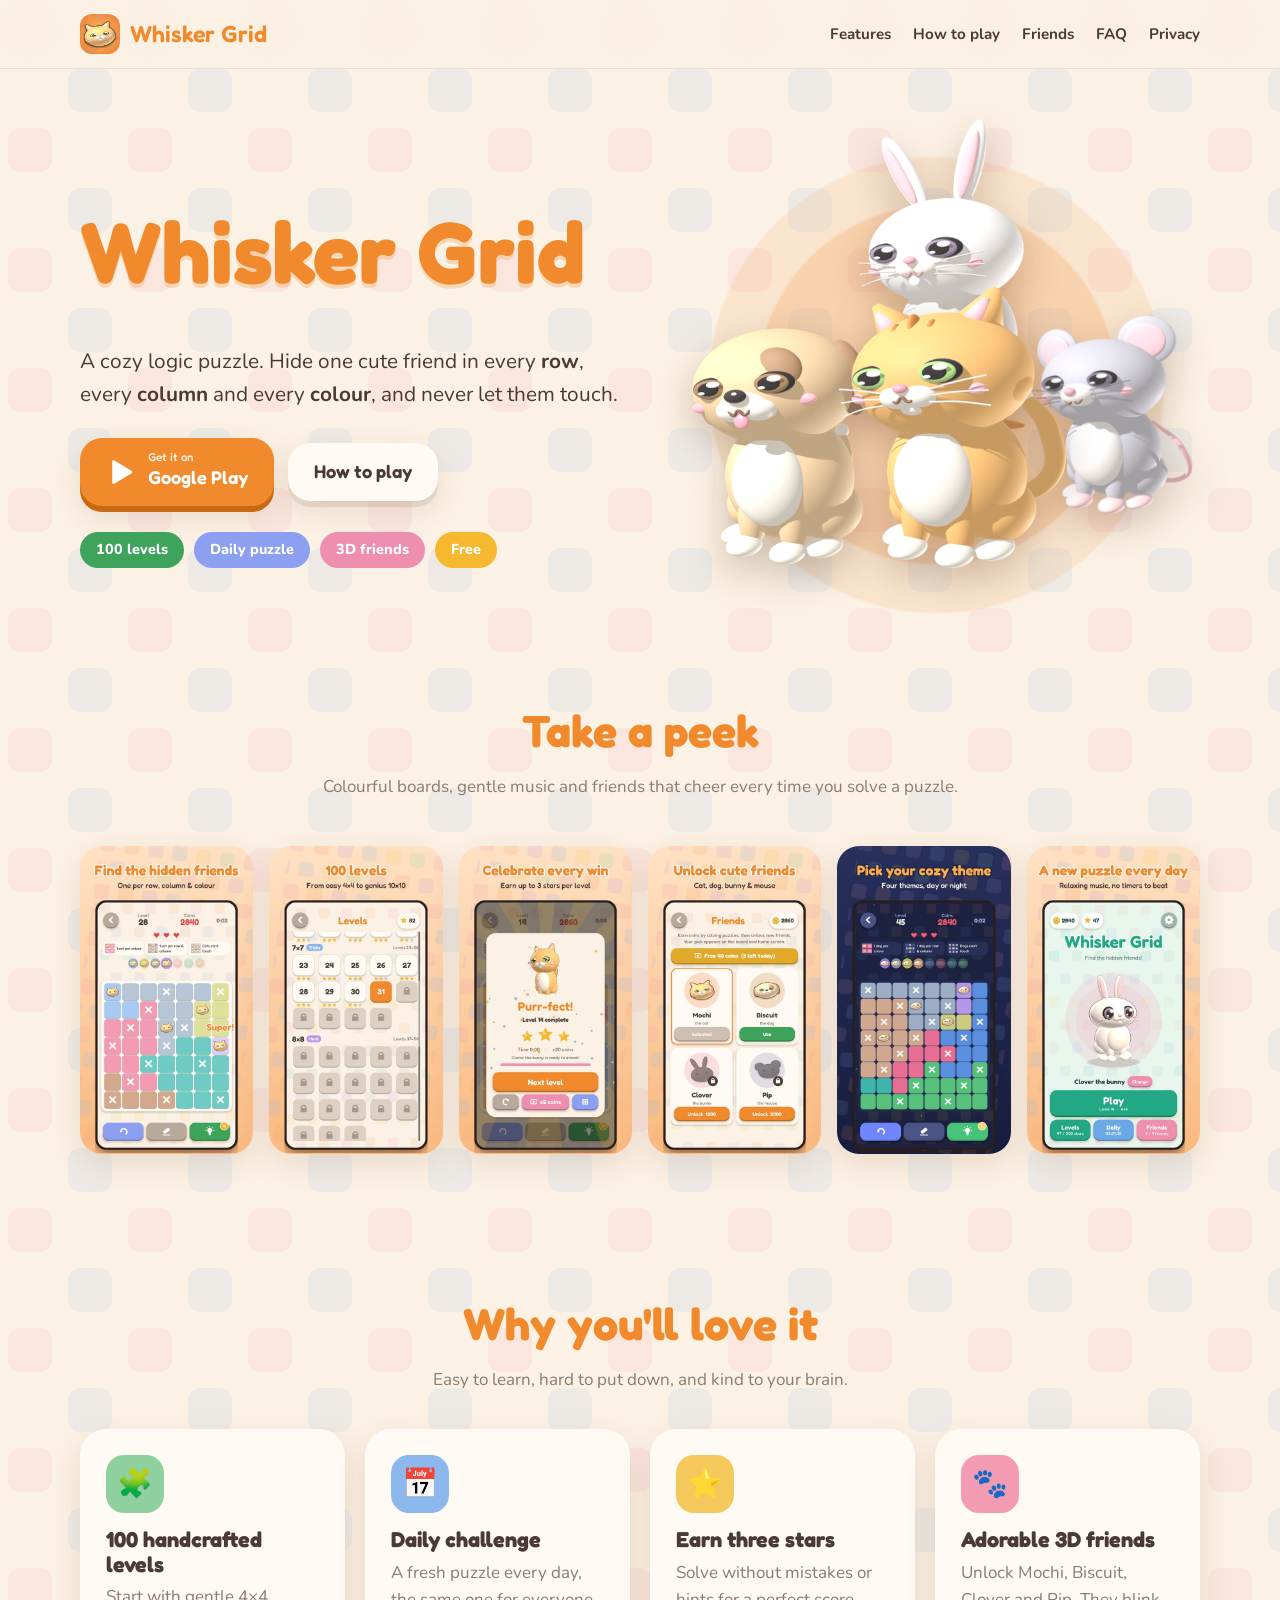
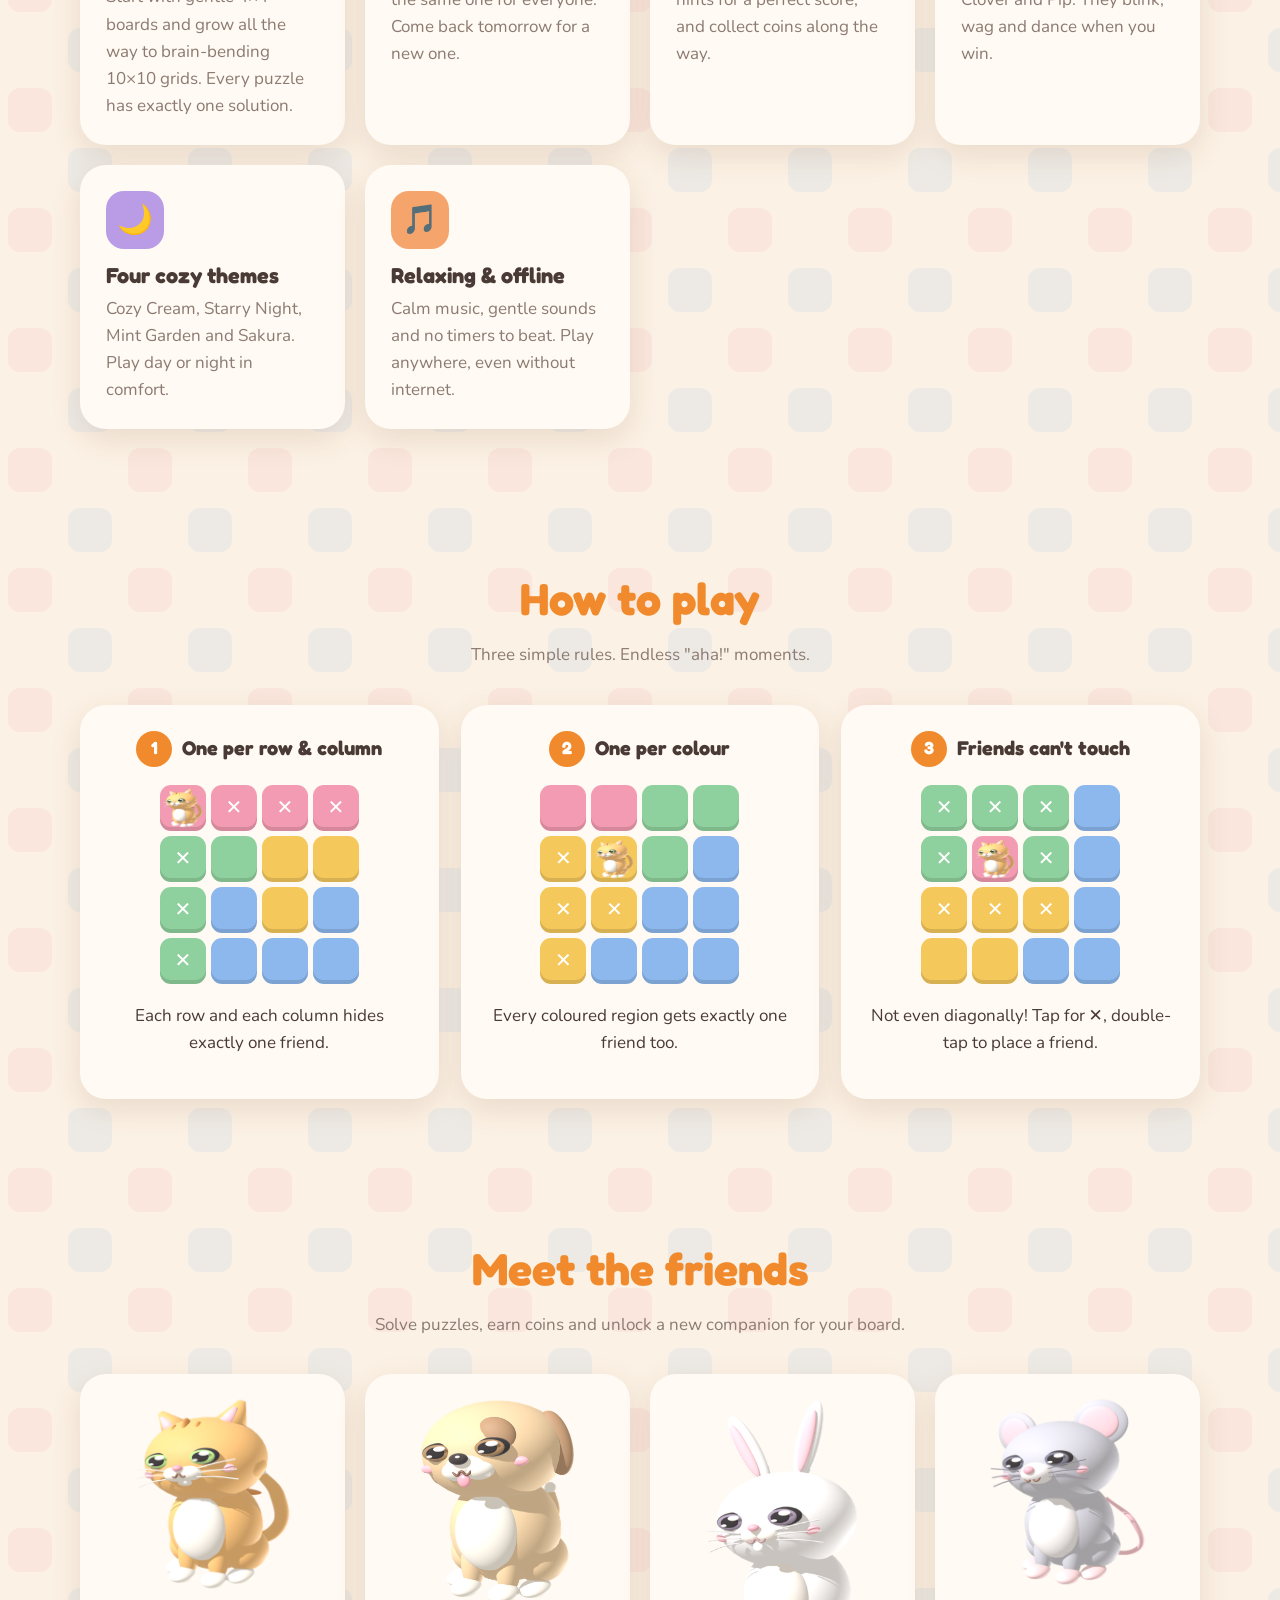
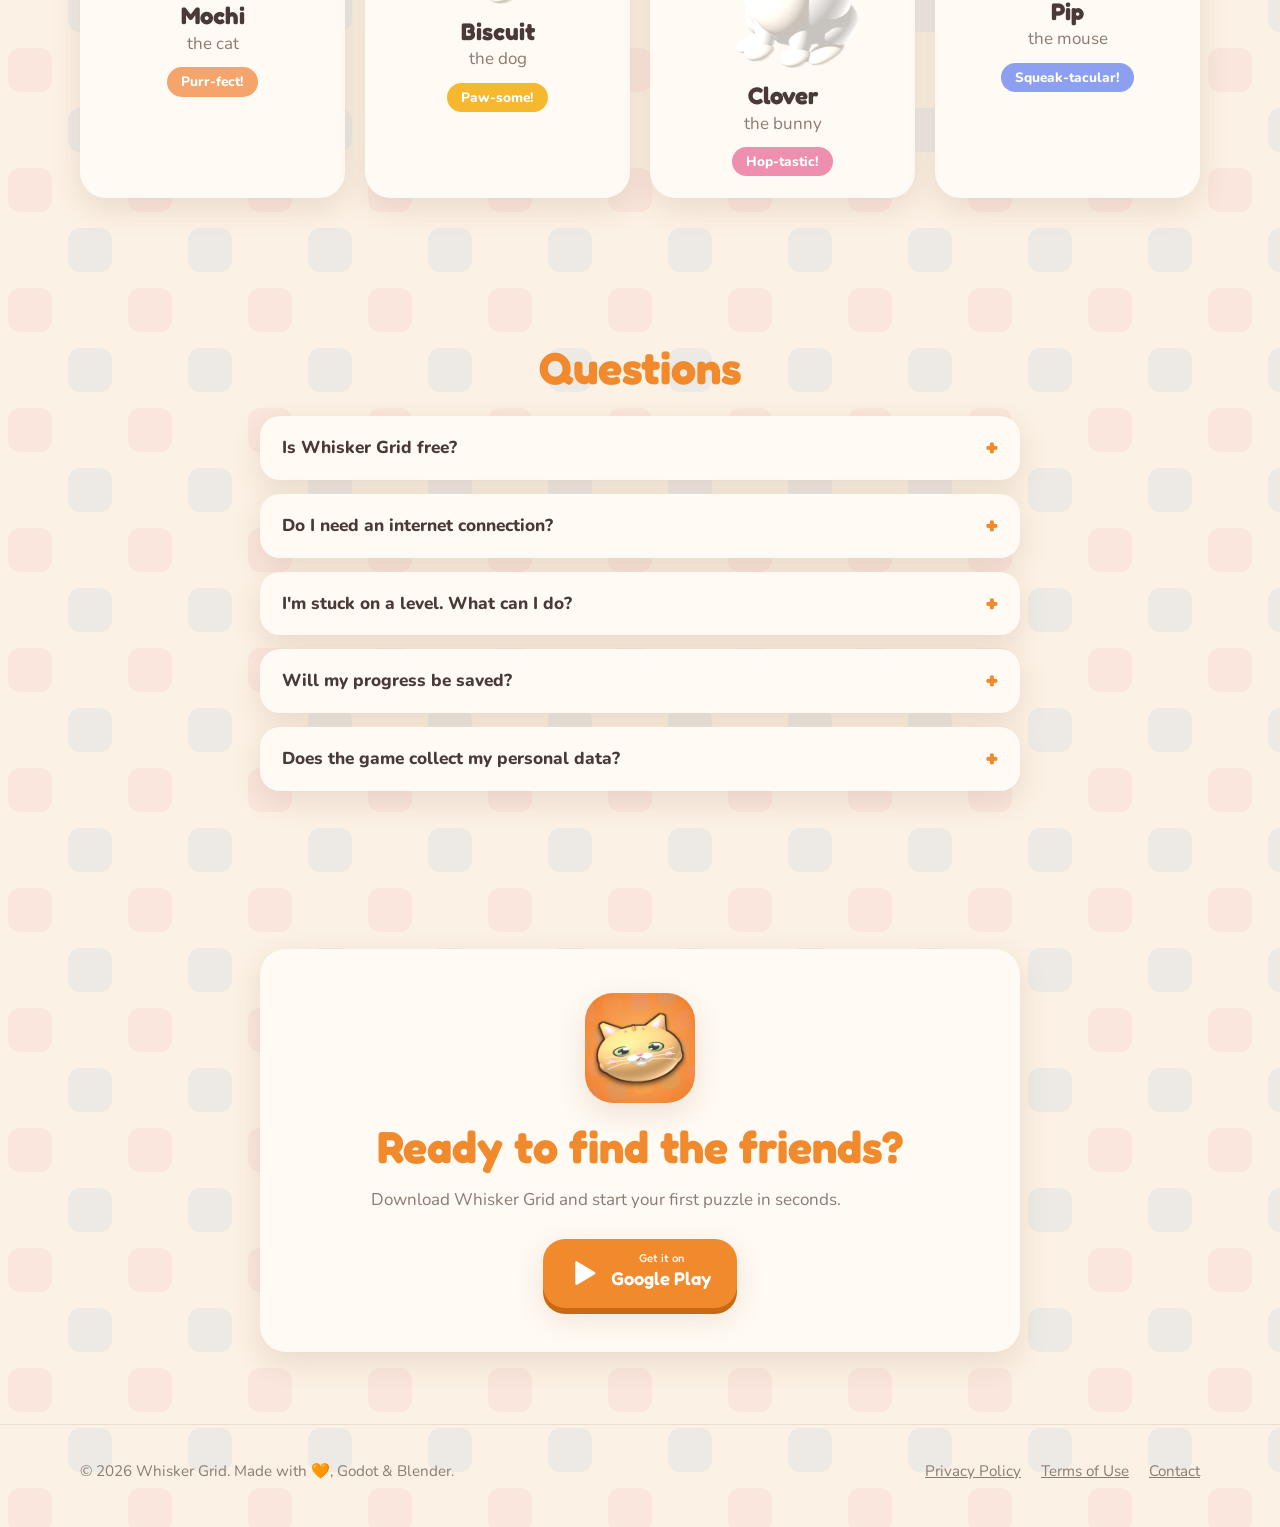
<file: docs/index.html>
<!doctype html>
<html lang="en">
<head>
<meta charset="utf-8">
<meta name="viewport" content="width=device-width, initial-scale=1">
<title>Whisker Grid – Cozy Logic Puzzle</title>
<meta name="description" content="Whisker Grid is a cozy logic puzzle game: hide one cute friend in every row, column and colour. 100 levels, a daily challenge and adorable 3D animals.">
<meta name="theme-color" content="#fbf1e4">
<link rel="icon" type="image/png" href="assets/favicon.png">
<link rel="apple-touch-icon" href="assets/apple-touch-icon.png">
<meta property="og:type" content="website">
<meta property="og:title" content="Whisker Grid – Cozy Logic Puzzle">
<meta property="og:description" content="Hide cute friends on colourful grids. 100 relaxing logic puzzles and a daily challenge.">
<meta property="og:image" content="assets/og-image.jpg">
<meta name="twitter:card" content="summary_large_image">
<link rel="preconnect" href="https://fonts.googleapis.com">
<link rel="preconnect" href="https://fonts.gstatic.com" crossorigin>
<link href="https://fonts.googleapis.com/css2?family=Fredoka:wght@500;600;700&family=Nunito:wght@500;700;800&display=swap" rel="stylesheet">
<link rel="stylesheet" href="assets/style.css">
</head>
<body>

<header class="nav">
  <div class="wrap">
    <a class="brand" href="#top"><img src="assets/icon.png" alt="">Whisker Grid</a>
    <nav>
      <a href="#features">Features</a>
      <a href="#how">How to play</a>
      <a href="#friends">Friends</a>
      <a href="#faq">FAQ</a>
      <a class="keep" href="privacy.html">Privacy</a>
    </nav>
  </div>
</header>

<main id="top">
  <!-- HERO -->
  <section class="hero">
    <div class="wrap">
      <div>
        <h1>Whisker Grid</h1>
        <p class="tag">A cozy logic puzzle. Hide one cute friend in every <b>row</b>, every <b>column</b> and every <b>colour</b>, and never let them touch.</p>
        <div class="cta">
          <!-- This link works as soon as the app is live on Google Play -->
          <a class="btn play-link" href="https://play.google.com/store/apps/details?id=com.whiskergrid.puzzle">
            <svg viewBox="0 0 24 24" aria-hidden="true"><path fill="currentColor" d="M5 3.6v16.8c0 .8.9 1.3 1.6.9l14-8.4c.7-.4.7-1.4 0-1.8l-14-8.4C5.9 2.3 5 2.8 5 3.6z"/></svg>
            <span><small>Get it on</small><span class="big">Google Play</span></span>
          </a>
          <a class="btn ghost" href="#how">How to play</a>
        </div>
        <ul class="pills">
          <li>100 levels</li><li>Daily puzzle</li><li>3D friends</li><li>Free</li>
        </ul>
      </div>
      <div class="stage" aria-hidden="true">
        <img class="f-bunny" src="assets/friends/bunny.png" alt="">
        <img class="f-dog" src="assets/friends/dog.png" alt="">
        <img class="f-mouse" src="assets/friends/mouse.png" alt="">
        <img class="f-cat" src="assets/friends/cat.png" alt="">
      </div>
    </div>
  </section>

  <!-- SCREENSHOTS -->
  <section style="padding-top:20px">
    <div class="wrap">
      <h2>Take a peek</h2>
      <p class="lead">Colourful boards, gentle music and friends that cheer every time you solve a puzzle.</p>
      <div class="shots">
        <img src="assets/shots/1_board.jpg" alt="Solving a colourful puzzle board" loading="lazy" width="540" height="960">
        <img src="assets/shots/2_levels.jpg" alt="Levels map with stars" loading="lazy" width="540" height="960">
        <img src="assets/shots/3_win.jpg" alt="Level complete celebration" loading="lazy" width="540" height="960">
        <img src="assets/shots/4_friends.jpg" alt="Unlock new friends" loading="lazy" width="540" height="960">
        <img src="assets/shots/5_night.jpg" alt="Starry Night theme" loading="lazy" width="540" height="960">
        <img src="assets/shots/6_home.jpg" alt="Home screen with Clover the bunny" loading="lazy" width="540" height="960">
      </div>
    </div>
  </section>

  <!-- FEATURES -->
  <section id="features">
    <div class="wrap">
      <h2>Why you'll love it</h2>
      <p class="lead">Easy to learn, hard to put down, and kind to your brain.</p>
      <div class="grid">
        <div class="card"><div class="ico" style="background:var(--t2)">🧩</div><h3>100 handcrafted levels</h3><p>Start with gentle 4×4 boards and grow all the way to brain-bending 10×10 grids. Every puzzle has exactly one solution.</p></div>
        <div class="card"><div class="ico" style="background:var(--t4)">📅</div><h3>Daily challenge</h3><p>A fresh puzzle every day, the same one for everyone. Come back tomorrow for a new one.</p></div>
        <div class="card"><div class="ico" style="background:var(--t3)">⭐</div><h3>Earn three stars</h3><p>Solve without mistakes or hints for a perfect score, and collect coins along the way.</p></div>
        <div class="card"><div class="ico" style="background:var(--t1)">🐾</div><h3>Adorable 3D friends</h3><p>Unlock Mochi, Biscuit, Clover and Pip. They blink, wag and dance when you win.</p></div>
        <div class="card"><div class="ico" style="background:var(--t5)">🌙</div><h3>Four cozy themes</h3><p>Cozy Cream, Starry Night, Mint Garden and Sakura. Play day or night in comfort.</p></div>
        <div class="card"><div class="ico" style="background:var(--t6)">🎵</div><h3>Relaxing &amp; offline</h3><p>Calm music, gentle sounds and no timers to beat. Play anywhere, even without internet.</p></div>
      </div>
    </div>
  </section>

  <!-- HOW TO PLAY -->
  <section id="how">
    <div class="wrap">
      <h2>How to play</h2>
      <p class="lead">Three simple rules. Endless "aha!" moments.</p>
      <div class="steps">
        <div class="step">
          <h3>One per row &amp; column</h3>
          <div class="mini">
            <span class="c1"><img src="assets/friends/cat.png" alt=""></span><span class="c1">✕</span><span class="c1">✕</span><span class="c1">✕</span>
            <span class="c2">✕</span><span class="c2"></span><span class="c3"></span><span class="c3"></span>
            <span class="c2">✕</span><span class="c4"></span><span class="c3"></span><span class="c4"></span>
            <span class="c2">✕</span><span class="c4"></span><span class="c4"></span><span class="c4"></span>
          </div>
          <p>Each row and each column hides exactly one friend.</p>
        </div>
        <div class="step">
          <h3>One per colour</h3>
          <div class="mini">
            <span class="c1"></span><span class="c1"></span><span class="c2"></span><span class="c2"></span>
            <span class="c3">✕</span><span class="c3"><img src="assets/friends/cat.png" alt=""></span><span class="c2"></span><span class="c4"></span>
            <span class="c3">✕</span><span class="c3">✕</span><span class="c4"></span><span class="c4"></span>
            <span class="c3">✕</span><span class="c4"></span><span class="c4"></span><span class="c4"></span>
          </div>
          <p>Every coloured region gets exactly one friend too.</p>
        </div>
        <div class="step">
          <h3>Friends can't touch</h3>
          <div class="mini">
            <span class="c2">✕</span><span class="c2">✕</span><span class="c2">✕</span><span class="c4"></span>
            <span class="c2">✕</span><span class="c1"><img src="assets/friends/cat.png" alt=""></span><span class="c2">✕</span><span class="c4"></span>
            <span class="c3">✕</span><span class="c3">✕</span><span class="c3">✕</span><span class="c4"></span>
            <span class="c3"></span><span class="c3"></span><span class="c4"></span><span class="c4"></span>
          </div>
          <p>Not even diagonally! Tap for ✕, double-tap to place a friend.</p>
        </div>
      </div>
    </div>
  </section>

  <!-- FRIENDS -->
  <section id="friends">
    <div class="wrap">
      <h2>Meet the friends</h2>
      <p class="lead">Solve puzzles, earn coins and unlock a new companion for your board.</p>
      <div class="friends">
        <div class="friend"><img src="assets/friends/cat.png" alt="Mochi the cat"><h3>Mochi</h3><p>the cat</p><span class="tagline" style="background:var(--t6)">Purr-fect!</span></div>
        <div class="friend"><img src="assets/friends/dog.png" alt="Biscuit the dog"><h3>Biscuit</h3><p>the dog</p><span class="tagline" style="background:var(--gold)">Paw-some!</span></div>
        <div class="friend"><img src="assets/friends/bunny.png" alt="Clover the bunny"><h3>Clover</h3><p>the bunny</p><span class="tagline" style="background:var(--pink)">Hop-tastic!</span></div>
        <div class="friend"><img src="assets/friends/mouse.png" alt="Pip the mouse"><h3>Pip</h3><p>the mouse</p><span class="tagline" style="background:var(--blue)">Squeak-tacular!</span></div>
      </div>
    </div>
  </section>

  <!-- FAQ -->
  <section id="faq">
    <div class="wrap">
      <h2>Questions</h2>
      <details><summary>Is Whisker Grid free?</summary><p>Yes! The whole game is free to play. It's supported by ads, and most of them are optional videos you choose to watch for a bonus, like a hint or double coins.</p></details>
      <details><summary>Do I need an internet connection?</summary><p>No. You can play every level offline. An internet connection is only needed to load optional reward videos.</p></details>
      <details><summary>I'm stuck on a level. What can I do?</summary><p>Mark cells that can't hold a friend with ✕. Look for colours or rows with only one free cell left. If you're still stuck, use a hint.</p></details>
      <details><summary>Will my progress be saved?</summary><p>Yes. Your levels, stars, coins and friends are saved on your phone automatically. Uninstalling the game removes them.</p></details>
      <details><summary>Does the game collect my personal data?</summary><p>We don't ask for any personal information and there's no account. Our ad partner, Google AdMob, may use device identifiers to show ads. See our <a href="privacy.html">privacy policy</a>.</p></details>
    </div>
  </section>

  <!-- FINAL CTA -->
  <section class="final">
    <div class="wrap">
      <div class="card">
        <img src="assets/icon.png" alt="Whisker Grid app icon">
        <h2 style="margin-bottom:.3em">Ready to find the friends?</h2>
        <p class="lead" style="margin-bottom:26px">Download Whisker Grid and start your first puzzle in seconds.</p>
        <a class="btn play-link" href="https://play.google.com/store/apps/details?id=com.whiskergrid.puzzle">
          <svg viewBox="0 0 24 24" aria-hidden="true"><path fill="currentColor" d="M5 3.6v16.8c0 .8.9 1.3 1.6.9l14-8.4c.7-.4.7-1.4 0-1.8l-14-8.4C5.9 2.3 5 2.8 5 3.6z"/></svg>
          <span><small>Get it on</small><span class="big">Google Play</span></span>
        </a>
      </div>
    </div>
  </section>
</main>

<footer>
  <div class="wrap">
    <span>© <span id="yr">2026</span> Whisker Grid. Made with 🧡, Godot &amp; Blender.</span>
    <nav>
      <a href="privacy.html">Privacy Policy</a>
      <a href="terms.html">Terms of Use</a>
      <a href="mailto:rahulverma281202@gmail.com">Contact</a>
    </nav>
  </div>
</footer>
<script>document.getElementById("yr").textContent = new Date().getFullYear();</script>
</body>
</html>
</file>
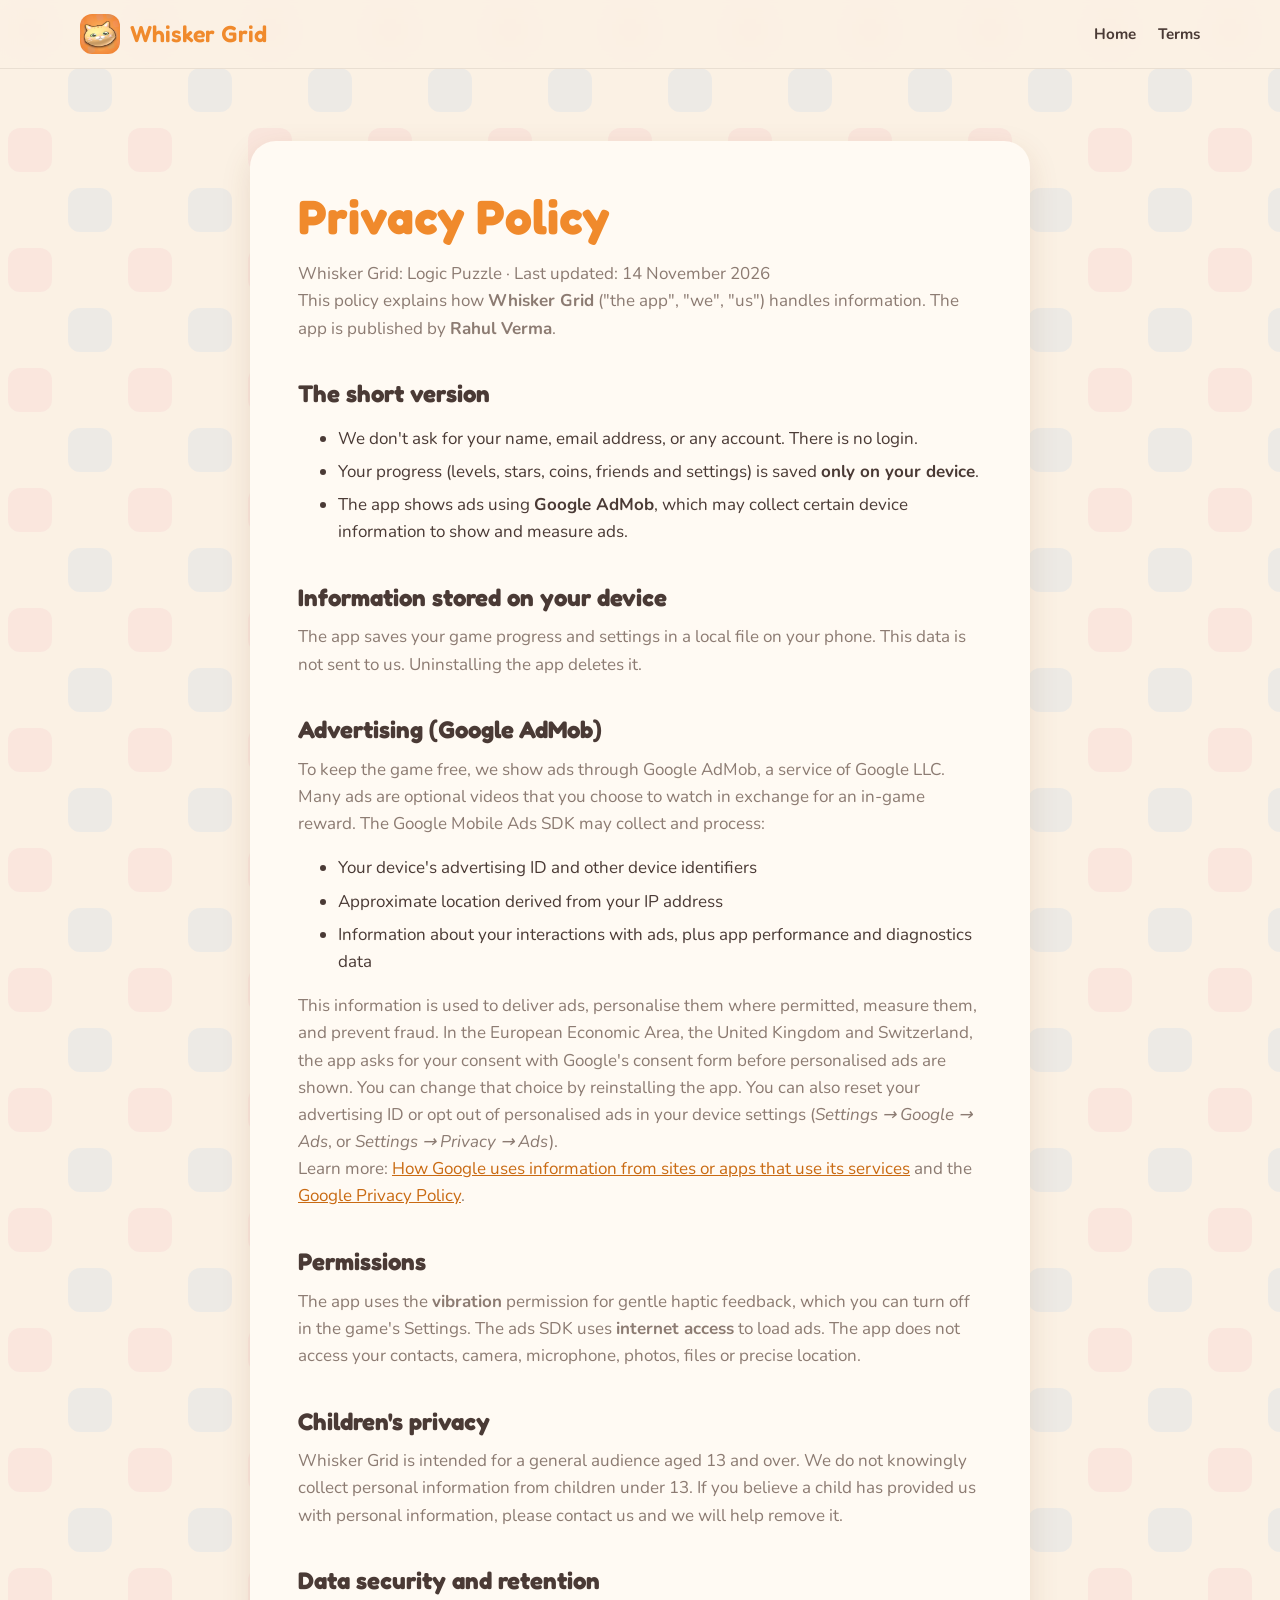
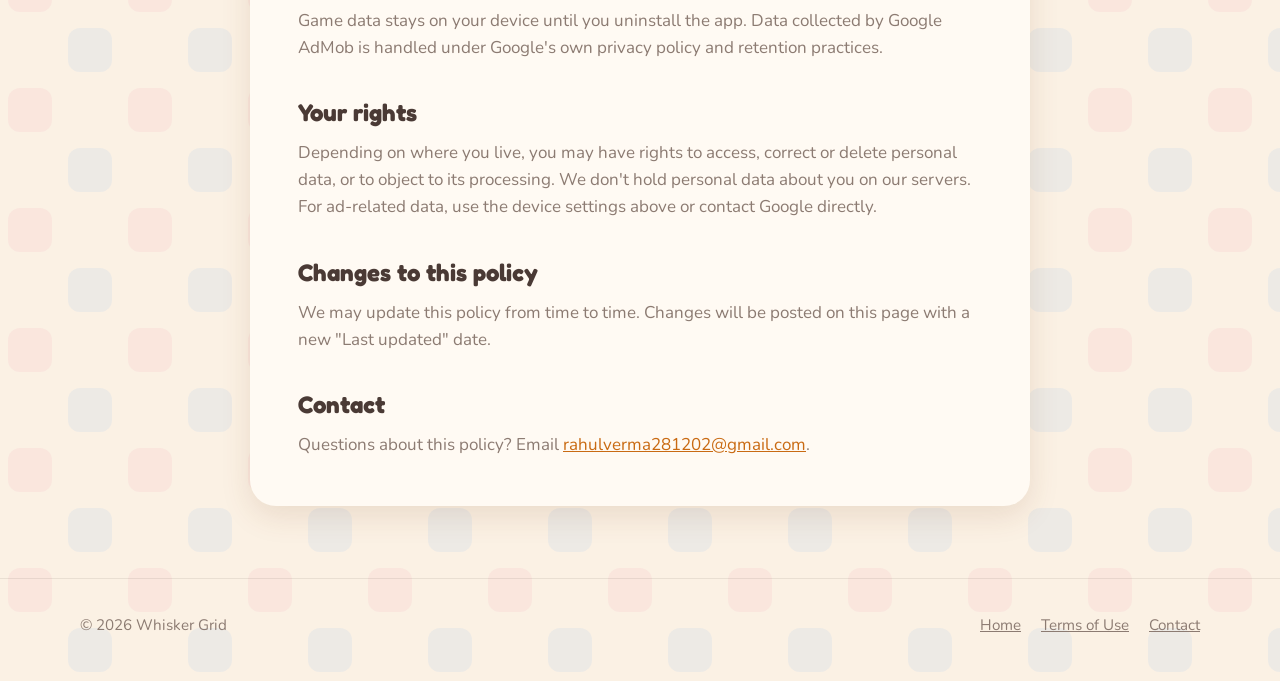
<file: docs/privacy.html>
<!doctype html>
<html lang="en">
<head>
<meta charset="utf-8">
<meta name="viewport" content="width=device-width, initial-scale=1">
<title>Privacy Policy – Whisker Grid</title>
<meta name="description" content="Privacy policy for the Whisker Grid puzzle game.">
<meta name="theme-color" content="#fbf1e4">
<link rel="icon" type="image/png" href="assets/favicon.png">
<link rel="preconnect" href="https://fonts.googleapis.com">
<link rel="preconnect" href="https://fonts.gstatic.com" crossorigin>
<link href="https://fonts.googleapis.com/css2?family=Fredoka:wght@500;600;700&family=Nunito:wght@500;700;800&display=swap" rel="stylesheet">
<link rel="stylesheet" href="assets/style.css">
</head>
<body>
<header class="nav">
  <div class="wrap">
    <a class="brand" href="index.html"><img src="assets/icon.png" alt="">Whisker Grid</a>
    <nav><a class="keep" href="index.html">Home</a><a class="keep" href="terms.html">Terms</a></nav>
  </div>
</header>

<main class="wrap legal">
  <section>
    <div class="card">
      <h1>Privacy Policy</h1>
      <p class="muted">Whisker Grid: Logic Puzzle · Last updated: 14 November 2026</p>

      <p>This policy explains how <strong>Whisker Grid</strong> ("the app", "we", "us") handles information. The app is published by <strong>Rahul Verma</strong>.</p>

      <h2>The short version</h2>
      <ul>
        <li>We don't ask for your name, email address, or any account. There is no login.</li>
        <li>Your progress (levels, stars, coins, friends and settings) is saved <strong>only on your device</strong>.</li>
        <li>The app shows ads using <strong>Google AdMob</strong>, which may collect certain device information to show and measure ads.</li>
      </ul>

      <h2>Information stored on your device</h2>
      <p>The app saves your game progress and settings in a local file on your phone. This data is not sent to us. Uninstalling the app deletes it.</p>

      <h2>Advertising (Google AdMob)</h2>
      <p>To keep the game free, we show ads through Google AdMob, a service of Google LLC. Many ads are optional videos that you choose to watch in exchange for an in-game reward. The Google Mobile Ads SDK may collect and process:</p>
      <ul>
        <li>Your device's advertising ID and other device identifiers</li>
        <li>Approximate location derived from your IP address</li>
        <li>Information about your interactions with ads, plus app performance and diagnostics data</li>
      </ul>
      <p>This information is used to deliver ads, personalise them where permitted, measure them, and prevent fraud. In the European Economic Area, the United Kingdom and Switzerland, the app asks for your consent with Google's consent form before personalised ads are shown. You can change that choice by reinstalling the app. You can also reset your advertising ID or opt out of personalised ads in your device settings (<em>Settings → Google → Ads</em>, or <em>Settings → Privacy → Ads</em>).</p>
      <p>Learn more: <a href="https://policies.google.com/technologies/partner-sites">How Google uses information from sites or apps that use its services</a> and the <a href="https://policies.google.com/privacy">Google Privacy Policy</a>.</p>

      <h2>Permissions</h2>
      <p>The app uses the <strong>vibration</strong> permission for gentle haptic feedback, which you can turn off in the game's Settings. The ads SDK uses <strong>internet access</strong> to load ads. The app does not access your contacts, camera, microphone, photos, files or precise location.</p>

      <h2>Children's privacy</h2>
      <p>Whisker Grid is intended for a general audience aged 13 and over. We do not knowingly collect personal information from children under 13. If you believe a child has provided us with personal information, please contact us and we will help remove it.</p>

      <h2>Data security and retention</h2>
      <p>Game data stays on your device until you uninstall the app. Data collected by Google AdMob is handled under Google's own privacy policy and retention practices.</p>

      <h2>Your rights</h2>
      <p>Depending on where you live, you may have rights to access, correct or delete personal data, or to object to its processing. We don't hold personal data about you on our servers. For ad-related data, use the device settings above or contact Google directly.</p>

      <h2>Changes to this policy</h2>
      <p>We may update this policy from time to time. Changes will be posted on this page with a new "Last updated" date.</p>

      <h2>Contact</h2>
      <p>Questions about this policy? Email <a href="mailto:rahulverma281202@gmail.com">rahulverma281202@gmail.com</a>.</p>
    </div>
  </section>
</main>

<footer>
  <div class="wrap">
    <span>© 2026 Whisker Grid</span>
    <nav><a href="index.html">Home</a><a href="terms.html">Terms of Use</a><a href="mailto:rahulverma281202@gmail.com">Contact</a></nav>
  </div>
</footer>
</body>
</html>
</file>
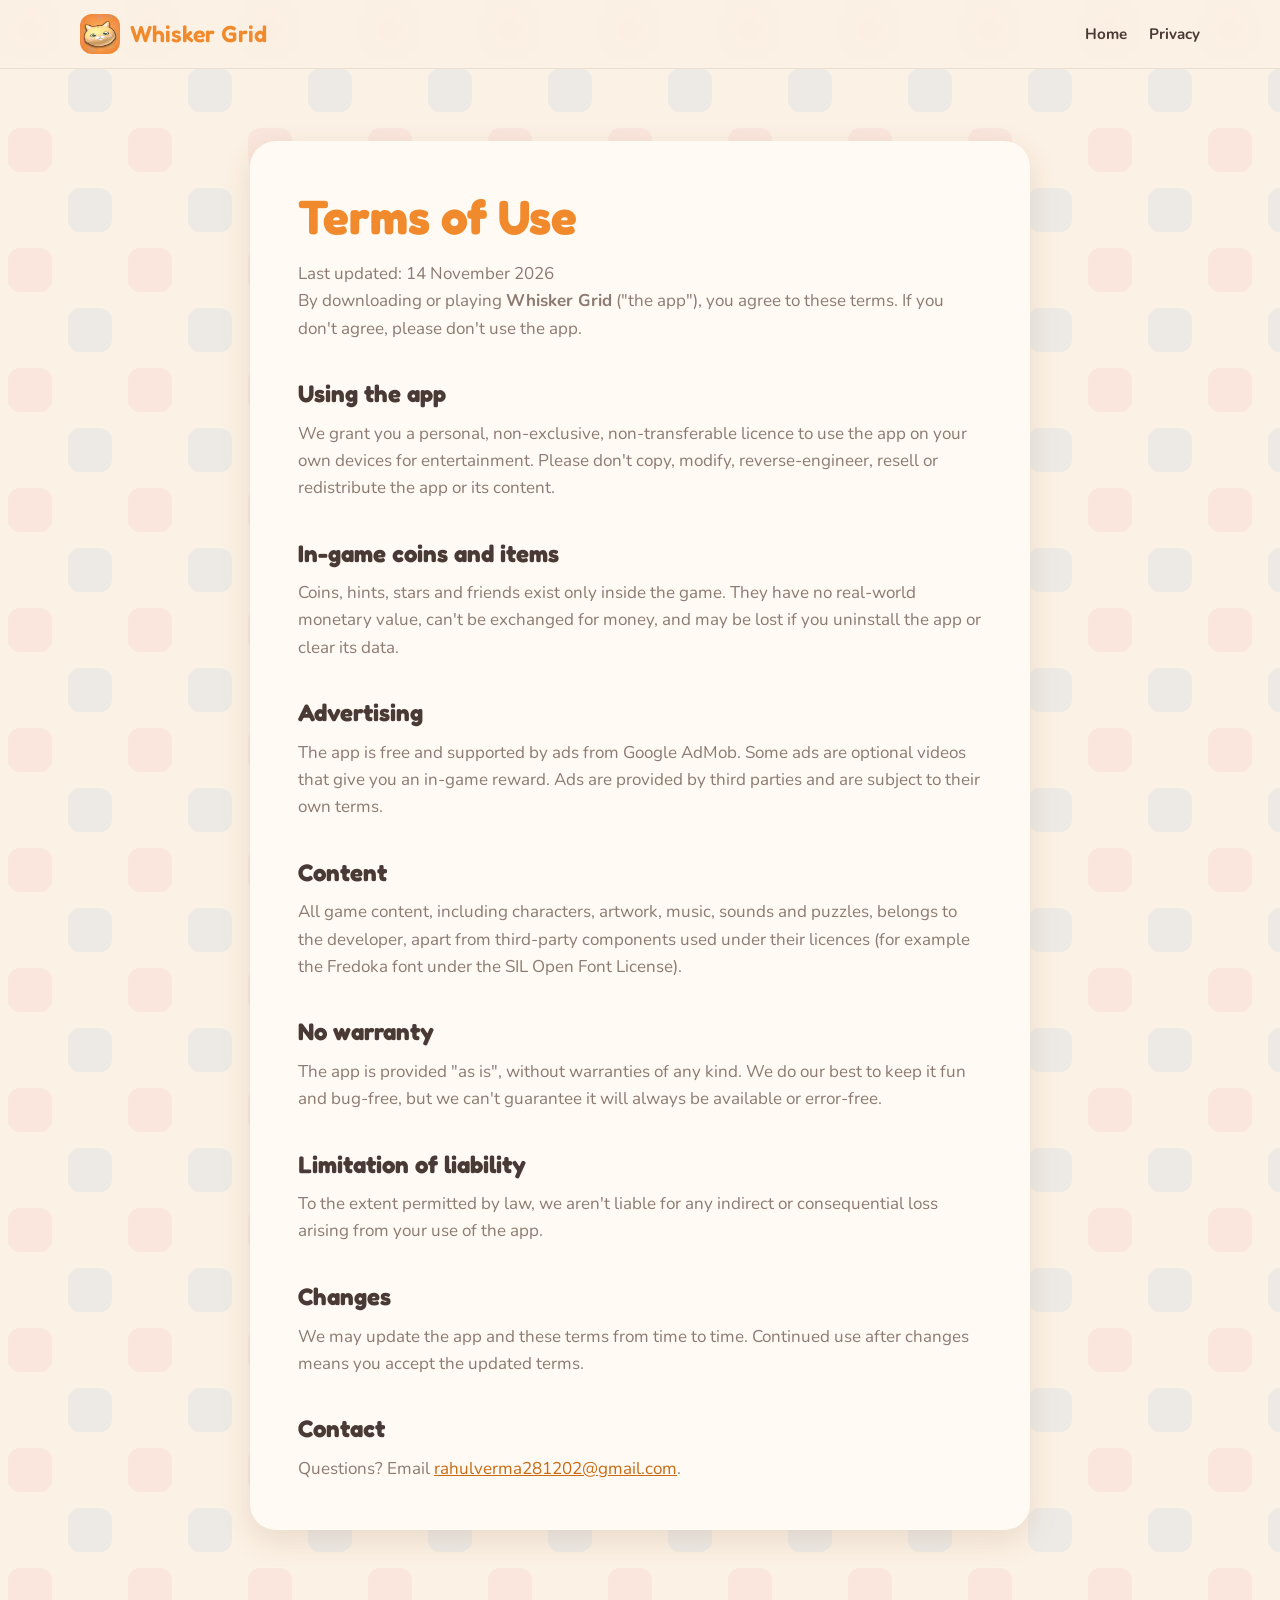
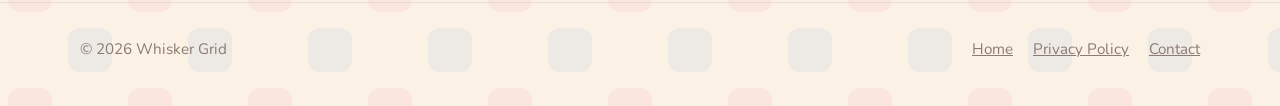
<file: docs/terms.html>
<!doctype html>
<html lang="en">
<head>
<meta charset="utf-8">
<meta name="viewport" content="width=device-width, initial-scale=1">
<title>Terms of Use – Whisker Grid</title>
<meta name="description" content="Terms of use for the Whisker Grid puzzle game.">
<meta name="theme-color" content="#fbf1e4">
<link rel="icon" type="image/png" href="assets/favicon.png">
<link rel="preconnect" href="https://fonts.googleapis.com">
<link rel="preconnect" href="https://fonts.gstatic.com" crossorigin>
<link href="https://fonts.googleapis.com/css2?family=Fredoka:wght@500;600;700&family=Nunito:wght@500;700;800&display=swap" rel="stylesheet">
<link rel="stylesheet" href="assets/style.css">
</head>
<body>
<header class="nav">
  <div class="wrap">
    <a class="brand" href="index.html"><img src="assets/icon.png" alt="">Whisker Grid</a>
    <nav><a class="keep" href="index.html">Home</a><a class="keep" href="privacy.html">Privacy</a></nav>
  </div>
</header>

<main class="wrap legal">
  <section>
    <div class="card">
      <h1>Terms of Use</h1>
      <p class="muted">Last updated: 14 November 2026</p>

      <p>By downloading or playing <strong>Whisker Grid</strong> ("the app"), you agree to these terms. If you don't agree, please don't use the app.</p>

      <h2>Using the app</h2>
      <p>We grant you a personal, non-exclusive, non-transferable licence to use the app on your own devices for entertainment. Please don't copy, modify, reverse-engineer, resell or redistribute the app or its content.</p>

      <h2>In-game coins and items</h2>
      <p>Coins, hints, stars and friends exist only inside the game. They have no real-world monetary value, can't be exchanged for money, and may be lost if you uninstall the app or clear its data.</p>

      <h2>Advertising</h2>
      <p>The app is free and supported by ads from Google AdMob. Some ads are optional videos that give you an in-game reward. Ads are provided by third parties and are subject to their own terms.</p>

      <h2>Content</h2>
      <p>All game content, including characters, artwork, music, sounds and puzzles, belongs to the developer, apart from third-party components used under their licences (for example the Fredoka font under the SIL Open Font License).</p>

      <h2>No warranty</h2>
      <p>The app is provided "as is", without warranties of any kind. We do our best to keep it fun and bug-free, but we can't guarantee it will always be available or error-free.</p>

      <h2>Limitation of liability</h2>
      <p>To the extent permitted by law, we aren't liable for any indirect or consequential loss arising from your use of the app.</p>

      <h2>Changes</h2>
      <p>We may update the app and these terms from time to time. Continued use after changes means you accept the updated terms.</p>

      <h2>Contact</h2>
      <p>Questions? Email <a href="mailto:rahulverma281202@gmail.com">rahulverma281202@gmail.com</a>.</p>
    </div>
  </section>
</main>

<footer>
  <div class="wrap">
    <span>© 2026 Whisker Grid</span>
    <nav><a href="index.html">Home</a><a href="privacy.html">Privacy Policy</a><a href="mailto:rahulverma281202@gmail.com">Contact</a></nav>
  </div>
</footer>
</body>
</html>
</file>
<file: docs/assets/style.css>
/* Whisker Grid website: matches the game's "Cozy Cream" theme, with "Starry Night" in dark mode */
:root {
  --bg: #fbf1e4;
  --card: #fffaf3;
  --ink: #4a3a35;
  --soft: #8c7b72;
  --accent: #f08a2c;
  --accent-dark: #c96a12;
  --blue: #8c9ff0;
  --pink: #ef8fb0;
  --green: #3fa45b;
  --gold: #f5b82e;
  --line: rgba(74, 58, 53, 0.1);
  --shadow: 0 10px 30px rgba(120, 70, 30, 0.13);
  --t1: #f29bb2; --t2: #8fd19e; --t3: #f5c85c; --t4: #8cb8ee; --t5: #b99be6; --t6: #f5a46b;
  --radius: 26px;
}
@media (prefers-color-scheme: dark) {
  :root {
    --bg: #1c2240; --card: #283058; --ink: #f4efe9; --soft: #a9b0d8;
    --accent: #ffad4d; --accent-dark: #e08c2a; --line: rgba(255, 255, 255, 0.1);
    --shadow: 0 10px 30px rgba(0, 0, 0, 0.35);
  }
}

* { box-sizing: border-box; }
html { scroll-behavior: smooth; }
body {
  margin: 0;
  font-family: "Nunito", system-ui, -apple-system, "Segoe UI", Roboto, sans-serif;
  font-size: 17px;
  line-height: 1.6;
  color: var(--ink);
  background-color: var(--bg);
  background-image: url("data:image/svg+xml,%3Csvg xmlns='http://www.w3.org/2000/svg' width='120' height='120'%3E%3Crect x='8' y='8' width='44' height='44' rx='12' fill='%23f29bb2' opacity='.13'/%3E%3Crect x='68' y='68' width='44' height='44' rx='12' fill='%238cb8ee' opacity='.13'/%3E%3C/svg%3E");
  overflow-x: hidden;
}
h1, h2, h3, .brand, .btn { font-family: "Fredoka", "Nunito", system-ui, sans-serif; }
h1, h2, h3 { line-height: 1.15; margin: 0 0 .5em; }
h2 { font-size: clamp(2rem, 5vw, 2.8rem); text-align: center; color: var(--accent); }
a { color: var(--accent-dark); }
img { max-width: 100%; display: block; }
.wrap { width: min(1120px, 100% - 32px); margin-inline: auto; }
.lead { text-align: center; color: var(--soft); max-width: 640px; margin: -6px auto 36px; }
section { padding: 72px 0; }

/* ---------- nav */
.nav {
  position: sticky; top: 0; z-index: 10;
  background: color-mix(in srgb, var(--bg) 88%, transparent);
  backdrop-filter: blur(10px);
  border-bottom: 1px solid var(--line);
}
.nav .wrap { display: flex; align-items: center; gap: 18px; height: 68px; }
.brand { display: flex; align-items: center; gap: 10px; font-size: 1.45rem; font-weight: 600; color: var(--accent); text-decoration: none; }
.brand img { width: 40px; height: 40px; border-radius: 12px; }
.nav nav { margin-left: auto; display: flex; gap: 22px; }
.nav nav a { color: var(--ink); text-decoration: none; font-weight: 700; font-size: .95rem; }
.nav nav a:hover { color: var(--accent); }
@media (max-width: 720px) { .nav nav a:not(.keep) { display: none; } }

/* ---------- buttons */
.btn {
  display: inline-flex; align-items: center; gap: 12px;
  padding: 14px 26px; border-radius: 22px; border: 0;
  background: var(--accent); color: #fff; font-size: 1.15rem; font-weight: 600;
  text-decoration: none; box-shadow: 0 6px 0 var(--accent-dark), var(--shadow);
  transition: transform .12s ease, box-shadow .12s ease;
}
.btn:hover { transform: translateY(-2px); }
.btn:active { transform: translateY(4px); box-shadow: 0 2px 0 var(--accent-dark); }
.btn small { display: block; font-size: .72rem; font-weight: 500; opacity: .9; line-height: 1; }
.btn .big { line-height: 1.1; }
.btn svg { width: 30px; height: 30px; flex: none; }
.btn.ghost { background: var(--card); color: var(--ink); box-shadow: 0 6px 0 var(--line), var(--shadow); }

/* ---------- hero */
.hero { padding: 56px 0 40px; }
.hero .wrap { display: grid; grid-template-columns: 1.05fr 1fr; gap: 40px; align-items: center; }
.hero h1 { font-size: clamp(3rem, 9vw, 5.4rem); color: var(--accent); -webkit-text-stroke: 0; text-shadow: 0 4px 0 color-mix(in srgb, var(--accent) 25%, transparent); }
.hero p.tag { font-size: 1.3rem; margin: 0 0 26px; }
.hero .cta { display: flex; flex-wrap: wrap; gap: 14px; align-items: center; }
.pills { display: flex; flex-wrap: wrap; gap: 10px; margin: 26px 0 0; padding: 0; list-style: none; }
.pills li { padding: 6px 16px; border-radius: 99px; color: #fff; font-weight: 800; font-size: .9rem; }
.pills li:nth-child(1) { background: var(--green); }
.pills li:nth-child(2) { background: var(--blue); }
.pills li:nth-child(3) { background: var(--pink); }
.pills li:nth-child(4) { background: var(--gold); }
.stage { position: relative; aspect-ratio: 1; max-width: 520px; margin-inline: auto; width: 100%; }
.stage::before {
  content: ""; position: absolute; inset: 6%; border-radius: 50%;
  background: radial-gradient(circle, color-mix(in srgb, var(--accent) 30%, transparent) 0 55%, color-mix(in srgb, var(--accent) 12%, transparent) 56% 70%, transparent 71%);
}
.stage img { position: absolute; filter: drop-shadow(0 14px 18px rgba(80, 40, 10, .25)); animation: bob 3.2s ease-in-out infinite; }
.stage .f-cat   { width: 46%; left: 30%; top: 30%; z-index: 3; }
.stage .f-dog   { width: 36%; left: 2%;  top: 38%; z-index: 2; animation-delay: -.8s; }
.stage .f-bunny { width: 34%; left: 34%; top: -2%; z-index: 1; animation-delay: -1.6s; }
.stage .f-mouse { width: 33%; right: 0;  top: 36%; z-index: 2; animation-delay: -2.4s; }
@keyframes bob { 0%, 100% { transform: translateY(0) rotate(-1deg); } 50% { transform: translateY(-14px) rotate(1.5deg); } }
@media (prefers-reduced-motion: reduce) { .stage img, .friend img { animation: none; } }
@media (max-width: 860px) {
  .hero .wrap { grid-template-columns: 1fr; text-align: center; }
  .hero .cta, .pills { justify-content: center; }
  .stage { max-width: 380px; }
}

/* ---------- screenshots */
/* phones/tablets: swipeable strip; desktop: all six in one tidy row */
.shots {
  display: flex; gap: 18px; overflow-x: auto; scroll-snap-type: x mandatory;
  padding: 10px 16px 22px; margin: 0 -16px;
  scrollbar-width: thin; scrollbar-color: color-mix(in srgb, var(--accent) 55%, transparent) transparent;
}
.shots::-webkit-scrollbar { height: 8px; }
.shots::-webkit-scrollbar-track { background: transparent; }
.shots::-webkit-scrollbar-thumb { background: color-mix(in srgb, var(--accent) 55%, transparent); border-radius: 8px; }
.shots img {
  flex: none; width: 230px; height: auto; aspect-ratio: 9 / 16; object-fit: cover;
  border-radius: 22px; scroll-snap-align: center; box-shadow: var(--shadow);
}
@media (min-width: 1000px) {
  .shots { display: grid; grid-template-columns: repeat(6, 1fr); gap: 16px; overflow: visible; margin: 0; padding: 10px 0 0; }
  .shots img { width: 100%; transition: transform .2s ease; }
  .shots img:hover { transform: translateY(-6px) scale(1.03); }
}

/* ---------- cards */
.grid { display: grid; grid-template-columns: repeat(auto-fit, minmax(240px, 1fr)); gap: 20px; }
.card { background: var(--card); border-radius: var(--radius); padding: 26px; box-shadow: var(--shadow); }
.card .ico { width: 58px; height: 58px; border-radius: 18px; display: grid; place-items: center; font-size: 1.8rem; margin-bottom: 14px; }
.card h3 { font-size: 1.35rem; margin-bottom: .3em; }
.card p { margin: 0; color: var(--soft); }

/* ---------- how to play */
.steps { display: grid; grid-template-columns: repeat(auto-fit, minmax(250px, 1fr)); gap: 22px; counter-reset: s; }
.step { background: var(--card); border-radius: var(--radius); padding: 26px; box-shadow: var(--shadow); text-align: center; }
.step h3::before { counter-increment: s; content: counter(s); display: inline-grid; place-items: center; width: 36px; height: 36px; margin-right: 10px; border-radius: 50%; background: var(--accent); color: #fff; font-size: 1.1rem; }
.mini { display: grid; grid-template-columns: repeat(4, 46px); gap: 5px; justify-content: center; margin: 18px auto; }
.mini span { width: 46px; height: 46px; border-radius: 11px; display: grid; place-items: center; color: #fff; font-weight: 900; font-size: 1.25rem; box-shadow: inset 0 -4px 0 rgba(0, 0, 0, .12); }
.mini img { width: 40px; height: 40px; }
.c1 { background: var(--t1); } .c2 { background: var(--t2); } .c3 { background: var(--t3); } .c4 { background: var(--t4); }

/* ---------- friends */
.friends { display: grid; grid-template-columns: repeat(auto-fit, minmax(200px, 1fr)); gap: 20px; }
.friend { background: var(--card); border-radius: var(--radius); padding: 22px 18px; text-align: center; box-shadow: var(--shadow); }
.friend img { width: 70%; margin: 0 auto 10px; animation: bob 3.4s ease-in-out infinite; }
.friend:nth-child(2) img { animation-delay: -.9s; } .friend:nth-child(3) img { animation-delay: -1.8s; } .friend:nth-child(4) img { animation-delay: -2.6s; }
.friend h3 { margin: 0; font-size: 1.5rem; }
.friend p { margin: 0; color: var(--soft); }
.tagline { display: inline-block; margin-top: 10px; padding: 4px 14px; border-radius: 99px; font-weight: 800; font-size: .85rem; color: #fff; }

/* ---------- faq */
details { background: var(--card); border-radius: 20px; padding: 18px 22px; margin: 0 auto 14px; max-width: 760px; box-shadow: var(--shadow); }
summary { cursor: pointer; font-weight: 800; font-size: 1.08rem; list-style: none; display: flex; justify-content: space-between; gap: 12px; }
summary::after { content: "+"; font-family: "Fredoka", sans-serif; font-size: 1.5rem; line-height: 1; color: var(--accent); }
details[open] summary::after { content: "–"; }
details p { margin: 12px 0 0; color: var(--soft); }

/* ---------- final cta + footer */
.final { text-align: center; }
.final .card { max-width: 760px; margin: 0 auto; padding: 44px 26px; }
.final img { width: 110px; height: 110px; border-radius: 28px; margin: 0 auto 18px; box-shadow: var(--shadow); }
footer { border-top: 1px solid var(--line); padding: 34px 0 44px; color: var(--soft); font-size: .95rem; }
footer .wrap { display: flex; flex-wrap: wrap; gap: 14px 26px; align-items: center; justify-content: space-between; }
footer nav { display: flex; flex-wrap: wrap; gap: 20px; }
footer a { color: var(--soft); }

/* ---------- legal pages */
.legal { max-width: 780px; }
.legal .card { padding: clamp(24px, 5vw, 48px); }
.legal h1 { color: var(--accent); font-size: clamp(2.2rem, 6vw, 3rem); }
.legal h2 { text-align: left; font-size: 1.5rem; margin-top: 1.6em; color: var(--ink); }
.legal .muted { color: var(--soft); margin-top: -8px; }
.legal li { margin-bottom: 6px; }
</file>
